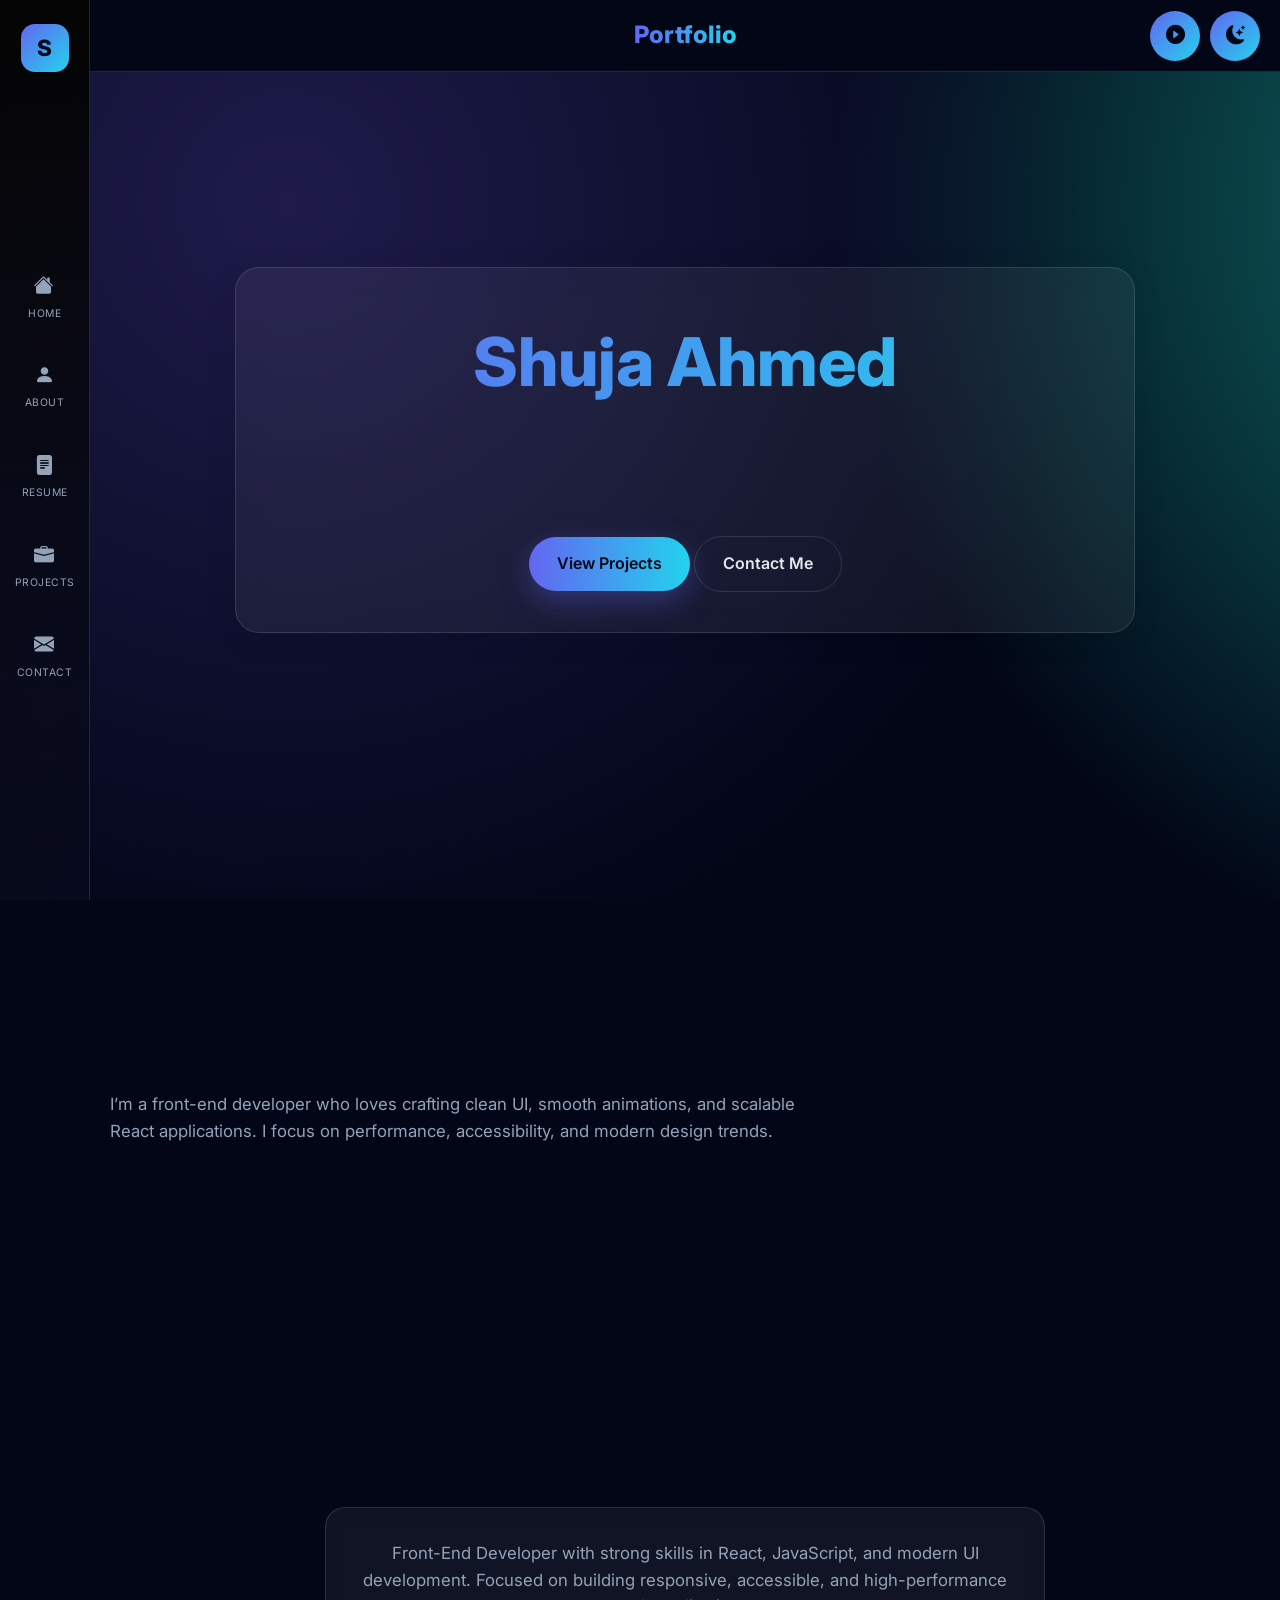
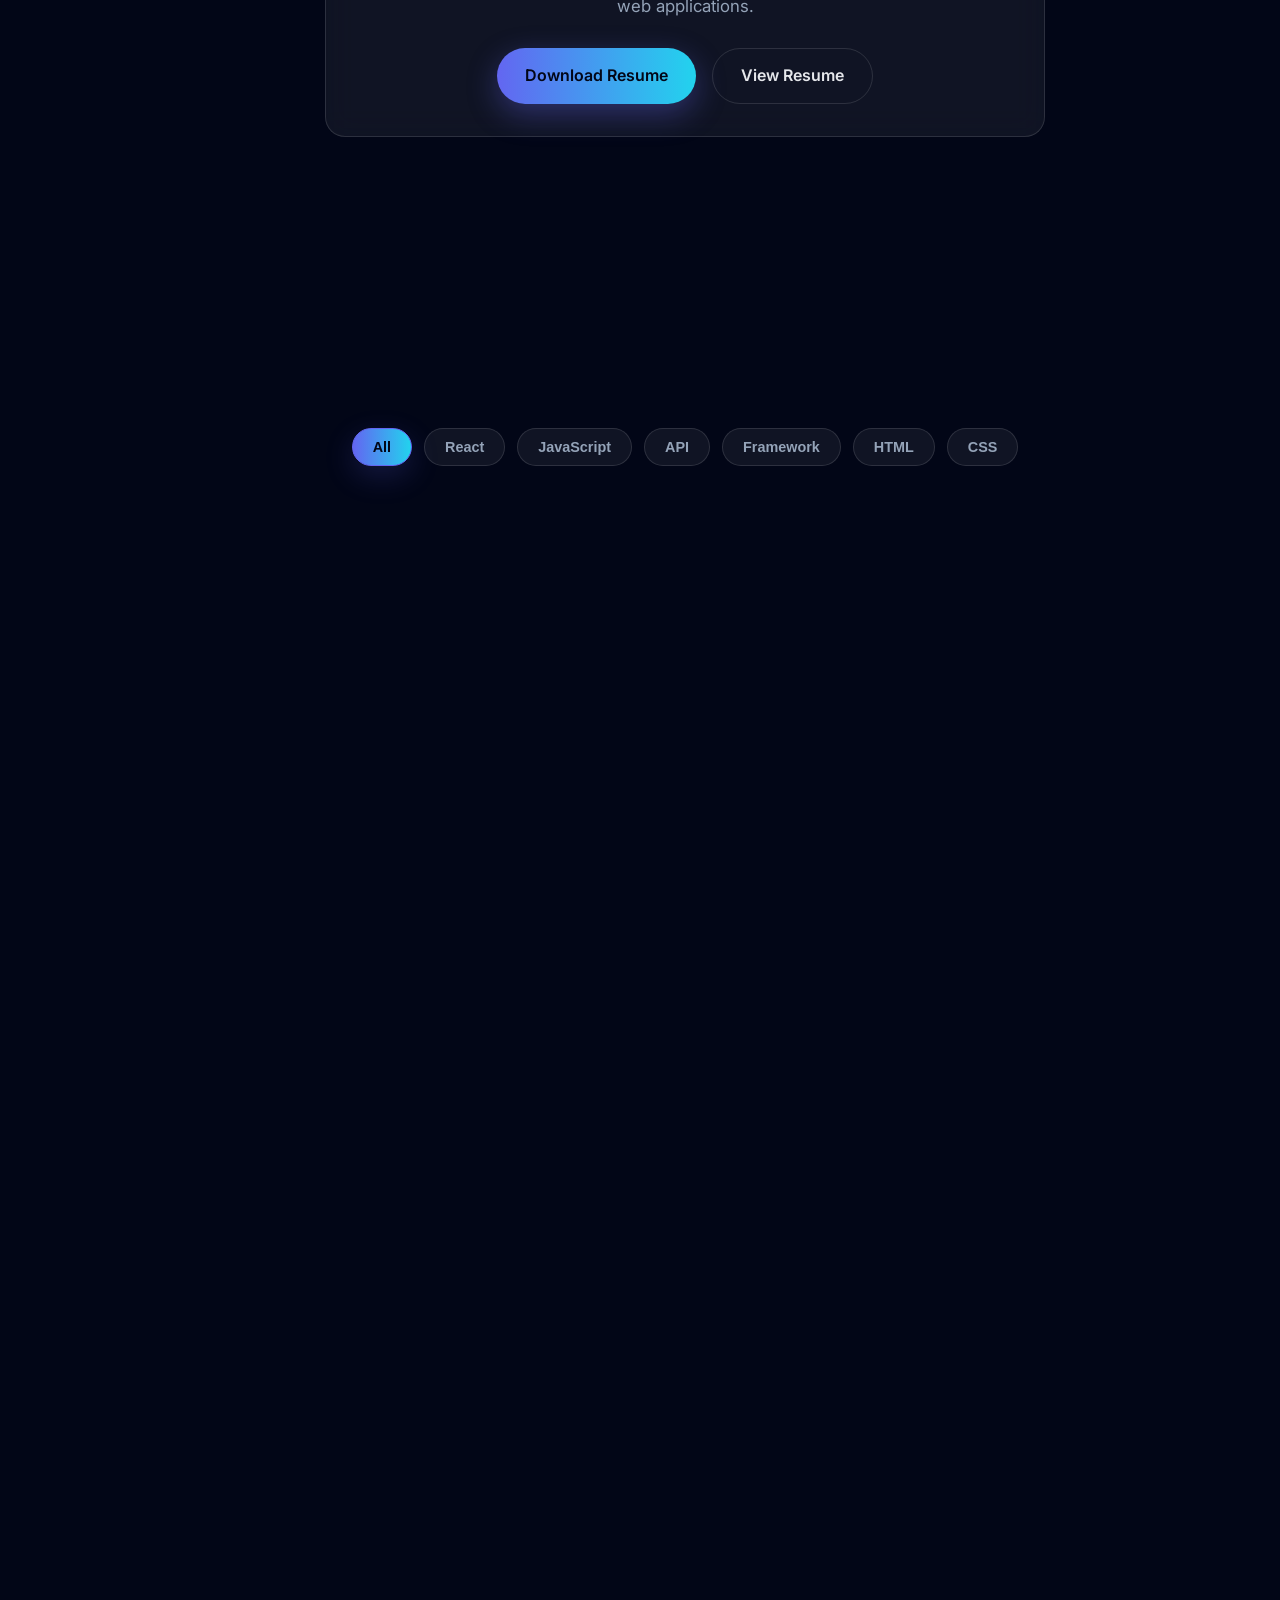
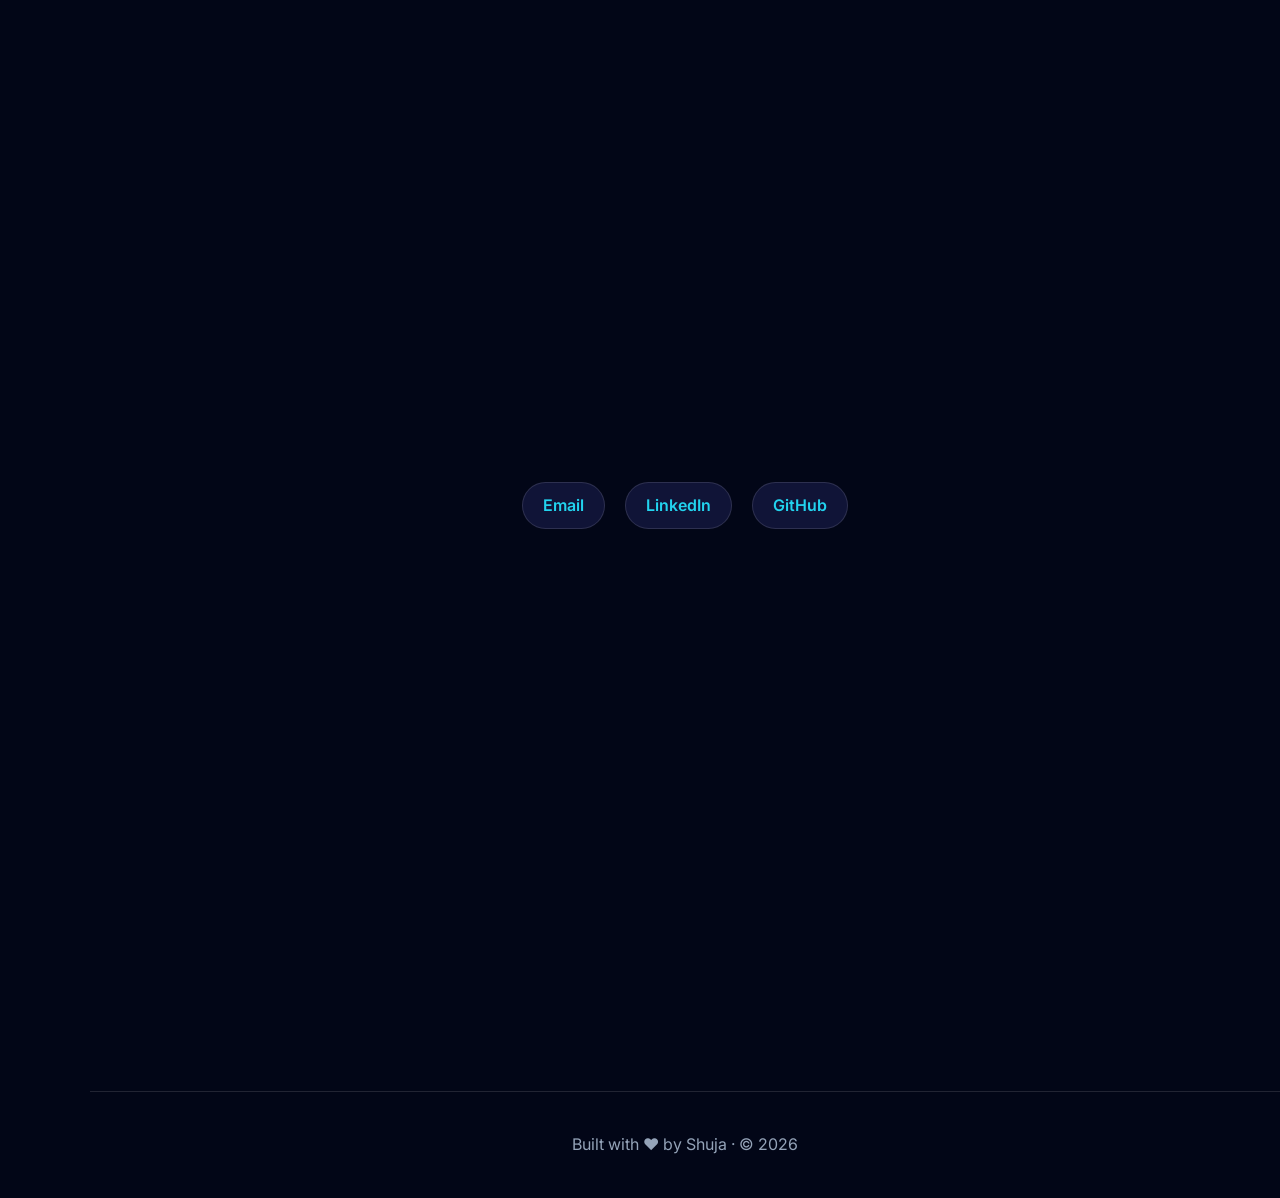
<file: docs/index.html>
<!DOCTYPE html>
<html lang="en">
<head>
  <meta charset="UTF-8" />
  <meta name="viewport" content="width=device-width, initial-scale=1.0" />
  <title>Shuja | Front-End Developer</title>
  <link rel="stylesheet" href="styles.css">
    <script src="script.js" defer></script>
  <link href="https://fonts.googleapis.com/css2?family=Inter:wght@300;400;600;700;800&display=swap" rel="stylesheet">
  <link rel="stylesheet" href="https://cdn.jsdelivr.net/npm/bootstrap-icons@1.11.3/font/bootstrap-icons.css">
</head>
<body id="home">

  <!-- MAIN HEADER -->
  <header class="main-header">
    <span class="logo">Portfolio</span>
    <!-- DARK MODE TOGGLE -->
    <button id="reduceMotionToggle" class="reduce-motion-toggle" aria-label="Toggle Animations" data-tooltip="Toggle Animations">
      <i class="bi bi-play-circle-fill"></i>
    </button>
    <button id="darkModeToggle" class="dark-mode-toggle" aria-label="Toggle Dark Mode" data-tooltip="Toggle Dark Mode">
      <i class="bi bi-moon-stars-fill"></i>
    </button>
  </header>

  <!-- SCROLL TO TOP BUTTON -->
  <button id="scrollToTop" class="scroll-to-top" title="Scroll to Top">
    <i class="bi bi-arrow-up"></i>
  </button>

  <!-- MOBILE HAMBURGER MENU -->
  <button id="mobileMenuToggle" class="mobile-menu-toggle" title="Toggle Menu">
    <i class="bi bi-list"></i>
  </button>

  <!-- MAIN -->
  <section class="hero">
    <div>
      <h1>Shuja Ahmed</h1>
      <p>Front-End Developer · React</p>
      <p>I design and build modern, fast, and user-focused web experiences.</p>
      <div class="hero-buttons">
        <a href="#projects" class="btn">View Projects</a>
        <a href="#contact" class="btn secondary">Contact Me</a>
      </div>
    </div>
  </section>
  

<nav class="sidebar">
  <div class="sidebar-brand">
    <span>S</span>
  </div>

  <ul class="sidebar-links">
    <li><a href="#home" class="active"><i class="bi bi-house-fill"></i><span>Home</span></a></li>
    <li><a href="#about"><i class="bi bi-person-fill"></i><span>About</span></a></li>
    <li><a href="#resume"><i class="bi bi-file-text-fill"></i><span>Resume</span></a></li>
    <li><a href="#projects"><i class="bi bi-briefcase-fill"></i><span>Projects</span></a></li>
    <li><a href="#contact"><i class="bi bi-envelope-fill"></i><span>Contact</span></a></li>
  </ul>

</nav>

  <!-- ABOUT -->
  <section id="about">
    <h2>About</h2>
    <p>I’m a front-end developer who loves crafting clean UI, smooth animations, and scalable React applications. I focus on performance, accessibility, and modern design trends.</p>
    <div class="tech-stack">
      <span class="badge">HTML</span>
      <span class="badge">CSS</span>
      <span class="badge">JavaScript</span>
      <span class="badge">React</span>
      <span class="badge">Git</span>
      <span class="badge">GitHub</span>
    </div>
  </section>

  <!-- RESUME -->
<section id="resume">
  <h2>Resume</h2>
  <div class="resume-card glass">
    <p>
      Front-End Developer with strong skills in React, JavaScript, and modern UI development.
      Focused on building responsive, accessible, and high-performance web applications.
    </p>

    <div class="resume-actions">
      <a href="resume.htm" class="btn" download>Download Resume</a>
      <a href="resume.htm" class="btn secondary" target="_blank">View Resume</a>
    </div>
  </div>
</section>


  <!-- PROJECTS -->
  <section id="projects">
    <h2>Selected Projects</h2>
    
    <!-- PROJECT FILTER -->
    <div class="project-filters">
      <button class="filter-btn active" data-filter="all">All</button>
      <button class="filter-btn" data-filter="React">React</button>
      <button class="filter-btn" data-filter="JavaScript">JavaScript</button>
      <button class="filter-btn" data-filter="API">API</button>
      <button class="filter-btn" data-filter="Framework">Framework</button>
      <button class="filter-btn" data-filter="HTML">HTML</button>
      <button class="filter-btn" data-filter="CSS">CSS</button>
    </div>

    <div class="projects-grid">
      <!-- PORTFOLIO -->
      <div class="project-card glass" data-tech="HTML CSS JavaScript Framework API" data-id="portfolio">
        <img src="images/project1.png" alt="Project1"><!-- Project screenshot 700x420 150% -->
        <div class="project-content">
          <h3>Portfolio Website</h3>
          <p>High-performance personal portfolio with modern UI.</p>
          <p><strong>Tech:</strong> HTML, CSS, Javascript, Framework, Bootstrap, API</p>
          <div class="project-links">
            <a href="https://code-fanatic.github.io/shuja/" target="_blank">Live</a>
            <a href="https://github.com/code-fanatic/shuja" target="_blank">GitHub</a>
          </div>
        </div>
      </div>
      <!-- TODO APP -->
      <div class="project-card glass" data-tech="JavaScript HTML CSS" data-id="todo">
        <img src="images/project2.png" alt="Project2">
        <div class="project-content">
          <h3>Todo App</h3>
          <p>Minimal task manager with local storage.</p>
          <p><strong>Tech:</strong> JavaScript</p>
          <div class="project-links">
            <a href="https://code-fanatic.github.io/todo-material-3/" target="_blank">Live</a>
            <a href="https://github.com/code-fanatic/todo-material-3" target="_blank">GitHub</a>
          </div>
        </div>
      </div>
      <!-- CALCULATOR -->
      <div class="project-card glass" data-tech="JavaScript HTML CSS" data-id="calculator">
        <img src="images/project3.png" alt="Project3">
        <div class="project-content">
          <h3>Calculator</h3>
          <p>Web Calculator based on iOS design.</p>
          <p><strong>Tech:</strong> ,HTML, CSS, JavaScript</p>
          <div class="project-links">
            <a href="https://code-fanatic.github.io/Calculator/" target="_blank">Live</a>
            <a href="https://github.com/code-fanatic/calculator" target="_blank">GitHub</a>
          </div>
        </div>
      </div>
      <!-- WEATHER APP -->
      <div class="project-card glass" data-tech="API JavaScript HTML CSS" data-id="weather">
        <img src="images/project4-600x400.jpg" alt="Project3">
        <div class="project-content">
          <h3>Weather App</h3>
          <p>Real-time weather using external APIs.</p>
          <p><strong>Tech:</strong> API, JavaScript</p>
          <div class="project-links">
            <a href="#">Live</a>
            <a href="#">GitHub</a>
          </div>
        </div>
      </div>

    </div>
  </section>

  <!-- SKILLS -->
  <section>
    <h2>Skills</h2>
    <div class="skills-grid">
      <div class="skill-box glass">
        <h3>Frontend</h3>
        <p>HTML, CSS, JavaScript, React, Node.js, json</p>
      </div>
      <div class="skill-box glass">
        <h3>Tools</h3>
        <p>Visual Studio Code, Git, GitHub, Android Studio</p>
      </div>
      <div class="skill-box glass">
        <h3>Other</h3>
        <p>APIs, Figma (basic)</p>
      </div>
    </div>
  </section>

  <!-- CONTACT -->
  <section id="contact">
    <h2>Contact</h2>
    <div class="social-links">
		<a href="mailto:shujabutt4@gmail.com" target="_blank">Email</a>
		<a href="https://www.linkedin.com/in/shuja-ahmed4" target="_blank">LinkedIn</a>
		<a href="https://github.com/code-fanatic" target="_blank">GitHub</a>
	</div>
    <form class="glass" action="https://formspree.io/f/mykdekjy" method="POST" id="contactForm">
      <input type="text" name="name" placeholder="Your Name" required>
      <input type="email" name="email" placeholder="Your Email" required>
      <textarea name="message" rows="4" placeholder="Your Message" required></textarea>
      <button class="btn" type="submit">Send Message</button>
      <p id="formMessage" class="form-message"></p>
    </form>
  </section>

  <!-- PROJECT MODAL -->
  <div id="projectModal" class="modal">
    <button class="modal-close"><i class="bi bi-x-lg"></i></button>
    <div class="modal-content">
      <div id="modalBody" class="modal-body"></div>
    </div>
  </div>

  <footer>
    Built with ❤️ by Shuja · © 2026
  </footer>
</body>
</html>
</file>
<file: docs/styles.css>
:root {
  --primary: #6366f1;
  --secondary: #22d3ee;
  --bg: #020617;
  --glass: rgba(255,255,255,0.06);
  --border: rgba(255,255,255,0.12);
  --text: #e5e7eb;
  --muted: #94a3b8;
  --blob-1: #1e1b4b;
  --blob-2: #0f766e;
}

/* LIGHT MODE */
html[data-theme="light"] {
  --primary: #4f46e5;
  --secondary: #0891b2;
  --bg: #f8fafc;
  --glass: rgba(99,102,241,0.04);
  --border: rgba(15,23,42,0.1);
  --text: #1e293b;
  --muted: #64748b;
  --blob-1: rgba(79, 70, 229, 0.35);
  --blob-2: rgba(8, 145, 178, 0.35);
}

html[data-theme="light"] .sidebar {
  background: linear-gradient(180deg, #f1f5f9, #e0e7ff);
  border-right-color: var(--border);
}

html[data-theme="light"] .btn:not(.secondary) {
  color: #ffffff;
}

html[data-theme="light"] .glass {
  background: rgba(255,255,255,0.7);
  backdrop-filter: blur(10px);
  border: 1px solid rgba(99,102,241,0.1);
}

html[data-theme="light"] .project-card:hover {
  box-shadow: 0 20px 45px rgba(0,0,0,0.08);
}

html[data-theme="light"] input,
html[data-theme="light"] textarea {
  background: rgba(255,255,255,0.6);
  border: 1px solid rgba(15,23,42,0.1);
}

html[data-theme="light"] .sidebar-links a:hover,
html[data-theme="light"] .sidebar-links a.active,
html[data-theme="light"] .sidebar-links a.active i {
  color: #ffffff;
}

html[data-theme="light"] .hero > div {
  background: rgba(255, 255, 255, 0.85);
  box-shadow: 0 10px 40px rgba(30, 27, 75, 0.1);
  border-color: rgba(79, 70, 229, 0.2);
}

html[data-theme="light"] .social-links a {
  background: #ffffff;
  color: var(--primary);
  border-color: var(--border);
  box-shadow: 0 2px 10px rgba(0,0,0,0.05);
}

html[data-theme="light"] .social-links a:hover {
  background: rgba(79, 70, 229, 0.1);
  color: var(--primary);
  border-color: var(--primary);
}

html[data-theme="light"] .filter-btn {
  color: var(--text);
  background: rgba(255,255,255,0.6);
}

html[data-theme="light"] .filter-btn.active {
  background: rgba(79, 70, 229, 0.1);
  color: var(--primary);
  border-color: var(--primary);
  box-shadow: none;
}

html { 
  scroll-behavior: smooth;
}
* { margin: 0; padding: 0; box-sizing: border-box; -webkit-tap-highlight-color: transparent; }

/* ============ CUSTOM SCROLLBAR ============ */
::-webkit-scrollbar { width: 12px; }
::-webkit-scrollbar-track { background: transparent; margin-block: 6px; }
::-webkit-scrollbar-thumb {
  background-color: var(--muted);
  border-radius: 10px;
  border: 3px solid transparent;
  background-clip: content-box;
}
::-webkit-scrollbar-thumb:hover { background-color: var(--primary); }

/* ============ SCROLL TO TOP BUTTON ============ */
.scroll-to-top {
  position: fixed;
  bottom: 30px;
  right: 30px;
  width: 50px;
  height: 50px;
  background: linear-gradient(135deg, var(--primary), var(--secondary));
  border: none;
  border-radius: 50%;
  color: #020617;
  font-size: 1.2rem;
  cursor: pointer;
  display: flex;
  align-items: center;
  justify-content: center;
  opacity: 0;
  visibility: hidden;
  transform: translateY(20px);
  transition: all 0.3s ease;
  z-index: 999;
}

.scroll-to-top.show {
  opacity: 1;
  visibility: visible;
  transform: translateY(0);
}

.scroll-to-top:hover {
  transform: translateY(-5px);
  box-shadow: 0 10px 30px rgba(99,102,241,0.3);
}

/* ============ DARK MODE TOGGLE ============ */
.dark-mode-toggle,
.reduce-motion-toggle {
  position: absolute;
  top: 11px;
  right: 20px;
  width: 50px;
  height: 50px;
  background: linear-gradient(135deg, var(--primary), var(--secondary));
  border: none;
  border-radius: 50%;
  color: #020617;
  font-size: 1.2rem;
  cursor: pointer;
  display: flex;
  align-items: center;
  justify-content: center;
  transition: all 0.3s ease;
  z-index: 1001;
}

.reduce-motion-toggle {
  right: 80px;
}

.dark-mode-toggle:hover,
.reduce-motion-toggle:hover {
  background: var(--primary);
  transform: scale(1.1);
  box-shadow: 0 0 20px rgba(99,102,241,0.6);
}

.dark-mode-toggle i,
.reduce-motion-toggle i {
  transition: transform 0.3s ease;
}

.dark-mode-toggle:hover i,
.reduce-motion-toggle:hover i {
  transform: rotate(15deg);
}

html[data-theme="light"] .dark-mode-toggle,
html[data-theme="light"] .reduce-motion-toggle,
html[data-theme="light"] .mobile-menu-toggle,
html[data-theme="light"] .scroll-to-top {
  color: #ffffff;
}

/* ============ TOOLTIPS ============ */
[data-tooltip]::after {
  content: attr(data-tooltip);
  position: absolute;
  top: 115%;
  left: 50%;
  transform: translateX(-50%);
  background: rgba(15, 23, 42, 0.9);
  color: #fff;
  padding: 6px 12px;
  border-radius: 8px;
  font-size: 0.75rem;
  font-weight: 500;
  white-space: nowrap;
  opacity: 0;
  visibility: hidden;
  transition: all 0.2s ease;
  pointer-events: none;
  z-index: 1100;
  box-shadow: 0 4px 6px -1px rgba(0, 0, 0, 0.1);
  border: 1px solid rgba(255,255,255,0.1);
}

[data-tooltip]:hover::after {
  opacity: 1;
  visibility: visible;
  top: 125%;
}

.dark-mode-toggle[data-tooltip]::after {
  left: auto;
  right: 0;
  transform: none;
}

/* ============ MOBILE MENU TOGGLE ============ */
.mobile-menu-toggle {
  position: fixed;
  top: 20px;
  left: 20px;
  width: 50px;
  height: 50px;
  background: linear-gradient(135deg, var(--primary), var(--secondary));
  border: none;
  border-radius: 50%;
  color: #020617;
  font-size: 1.3rem;
  cursor: pointer;
  display: none;
  align-items: center;
  justify-content: center;
  transition: all 0.3s ease;
  z-index: 9991;
}

.mobile-menu-toggle:hover {
  background: var(--primary);
  transform: scale(1.1);
  box-shadow: 0 0 20px rgba(99,102,241,0.6);
}

/* ============ SIDEBAR MOBILE OPEN STATE ============ */
.sidebar.open {
  left: 0;
}

/* SIDEBAR NAVIGATION */
.sidebar {
  position: fixed;
  top: 0;
  left: 0;
  width: 90px;
  height: 100vh;
  background: linear-gradient(180deg,#050505, rgba(10,12,30,0.6));
  backdrop-filter: blur(18px);
  border-right: 1px solid var(--border);
  display: flex;
  flex-direction: column;
  align-items: center;
  justify-content: space-between;
  padding: 24px 0;
  z-index: 1000;
  transition: all 0.25s ease;
  overflow: auto;
}

/* Brand / Logo */
.sidebar-brand {
  width: 48px;
  height: 48px;
  border-radius: 14px;
  background: linear-gradient(135deg, var(--primary), var(--secondary));
  display: flex;
  align-items: center;
  justify-content: center;
  font-weight: 800;
  font-size: 1.4rem;
  color: #020617;
}

/* Links */
.sidebar-links {
  list-style: none;
  display: flex;
  flex-direction: column;
  gap: 18px;
  flex: 1;
  justify-content: center;
}

.sidebar-links a {
  display: flex;
  flex-direction: column;
  align-items: center;
  justify-content: center;
  width: 70px;
  padding: 8px 4px;
  margin: 0.2rem auto;
  border-radius: 10px;
  text-align: center;
  font-size: 0.65rem;
  letter-spacing: 0.5px;
  text-transform: uppercase;
  color: var(--muted);
  background: transparent;
  transition: all 0.25s ease;
  min-height: 55px;
  gap: 6px;
  word-break: break-word;
}

.sidebar-links i {
  font-size: 1.25rem;
  transition: all 0.25s ease;
}

.sidebar-links span {
  display: block;
  font-size: 0.65rem;
  line-height: 1.1;
}

.sidebar-links a:hover,
.sidebar-links a.active {
  background: linear-gradient(90deg, var(--primary), var(--secondary));
  color: #020617;
  box-shadow: 0 8px 20px rgba(99,102,241,0.12);
}

.sidebar-links a.active i {
  color: #020617;
}

.sidebar-links a:hover {
  transform: scale(1.08);
}

.sidebar-links a:hover i {
  transform: scale(1.2) rotate(10deg);
}

.sidebar-links a:active {
  transform: scale(0.95);
  transition: transform 0.1s;
}

.sidebar-links a:active i {
  transform: scale(1.2) rotate(-10deg);
  transition: transform 0.1s;
}

/* Footer */
body {
  padding-left: 90px;
}

/* Hide sidebar on small screens */
@media (max-width: 900px) {
  .sidebar {
    display: flex;
    top: 0;
    left: 0;
    right: 0;
    width: 100%;
    height: 72px;
    flex-direction: row;
    align-items: center;
    justify-content: space-between;
    padding: 10px 16px;
    border-right: none;
    border-bottom: 1px solid var(--border);
    z-index: 1000;
    overflow: hidden;
  }

  body {
    padding-left: 0;
    padding-top: 72px;
  }

  .sidebar-links {
    flex-direction: row;
    gap: 12px;
    align-items: center;
    justify-content: center;
    margin-left: 8px;
  }

  .sidebar-links a {
    width: auto;
    padding: 8px 12px;
    border-radius: 12px;
    font-size: 0.85rem;
    flex-direction: row;
    gap: 8px;
  }

  .sidebar-links i {
    font-size: 1rem;
  }

  .sidebar-brand {
    margin-right: 8px;
  }
}

body {
  font-family: 'Inter', sans-serif;
  background: radial-gradient(circle at 15% 15%, var(--blob-1), transparent 40%),
              radial-gradient(circle at 85% 15%, var(--blob-2), transparent 40%),
              var(--bg);
  background-size: 150% 150%;
  background-attachment: fixed;
  animation: bgAnimate 15s ease infinite alternate;
  color: var(--text);
  line-height: 1.6;

  min-width: 340px;}

@keyframes bgAnimate {
  0% { background-position: 0% 0%; }
  100% { background-position: 100% 100%; }
}

/* ============ REDUCE MOTION UTILITY ============ */
body.no-animations *,
body.no-animations *::before,
body.no-animations *::after {
  animation: none !important;
  transition: none !important;
  scroll-behavior: auto !important;
}

  /* Keep overflow available without overriding themed sidebar above */
  .sidebar { overflow: auto; }

section {
  padding: 100px 20px;
  max-width: 1200px;
  margin: auto;}

h1, h2, h3 { font-weight: 800;}
h2 { font-size: 2.4rem; margin-bottom: 30px;}
p { color: var(--muted);}

a { text-decoration: none; color: inherit;}

.hero {
  min-height: 100vh;
  display: flex;
  align-items: center;
  justify-content: center;
  text-align: center;}

.hero > div {
  padding: 40px;
  background: var(--glass);
  border: 1px solid var(--border);
  backdrop-filter: blur(14px);
  border-radius: 24px;
  box-shadow: 0 4px 30px rgba(0, 0, 0, 0.1);
  max-width: 900px;
  width: 90%;
}

.hero h1 {
  font-size: clamp(2.8rem, 6vw, 4.2rem);
  background: linear-gradient(90deg, var(--primary), var(--secondary));
  -webkit-background-clip: text;
  background-clip: text;
  -webkit-text-fill-color: transparent;}

.hero p { font-size: 1.1rem; margin-top: 12px;}

.hero-buttons { margin-top: 40px;}

.btn {
  display: inline-flex;
  align-items: center;
  justify-content: center;
  gap: 8px;
  padding: 14px 28px;
  border-radius: 999px;
  font-weight: 600;
  background: linear-gradient(90deg, var(--primary), var(--secondary));
  color: #020617;
  transition: transform 0.3s, box-shadow 0.3s;
  box-shadow: 0 10px 30px rgba(99,102,241,0.35);
  border: none;
  cursor: pointer;
  text-align: center;
}

.btn.secondary {
  background: transparent;
  color: var(--text);
  border: 1px solid var(--border);
  box-shadow: none;
}

.btn:hover {
  transform: translateY(-4px);
  box-shadow: 0 20px 50px rgba(99,102,241,0.5);
}

#contact .btn {
  padding: 15px 40px;
  font-size: 1rem;
  width: 100%;
  max-width: 300px;
  margin: 12px auto 0;
  box-shadow: 0 12px 35px rgba(99,102,241,0.4);
  letter-spacing: 0.5px;
}

#contact .btn:hover {
  box-shadow: 0 20px 50px rgba(99,102,241,0.55);
}

.glass {
  background: var(--glass);
  border: 1px solid var(--border);
  backdrop-filter: blur(14px);
  border-radius: 20px;}

/* ABOUT */
#about p { max-width: 720px; font-size: 1.05rem;}

.tech-stack {
  display: flex;
  flex-wrap: wrap;
  gap: 12px;
  margin-top: 25px;}

.badge {
  padding: 10px 16px;
  border-radius: 999px;
  background: rgba(99,102,241,0.15);
  border: 1px solid rgba(99,102,241,0.35);
  font-size: 0.9rem;}

/* PROJECTS */
.projects-grid {
  display: grid;
  grid-template-columns: repeat(auto-fit, minmax(300px, 1fr));
  gap: 30px;}
.project-card {
  overflow: hidden;
  transition: opacity 0.6s ease-out, transform 0.6s ease-out, box-shadow 0.4s;
  opacity: 0;
  transform: translateY(30px);
  max-width: 380px;
  margin: 0 auto;
  width: 100%;
}
.project-card.show {
  opacity: 1;
  transform: translateY(0);
}
.project-card:hover {
  transform: translateY(-8px) scale(1.02);
  box-shadow: 0 25px 60px rgba(0,0,0,0.45);}
.project-card img {
  width: 100%;
  object-fit: cover;}
.project-content { padding: 24px;}
.project-content h3 { margin-bottom: 10px;}
.project-links a {
  margin-right: 14px;
  font-size: 0.9rem;
  color: var(--secondary);}

/* PROJECT FILTERS */
.project-filters {
  display: flex;
  gap: 12px;
  margin-bottom: 30px;
  flex-wrap: wrap;
  justify-content: center;
}

.filter-btn {
  padding: 10px 20px;
  border-radius: 999px;
  border: 1px solid var(--border);
  background: var(--glass);
  color: var(--muted);
  cursor: pointer;
  font-weight: 600;
  transition: all 0.3s ease;
  font-size: 0.9rem;
}

.filter-btn:hover {
  border-color: var(--primary);
  color: var(--text);
}

.filter-btn.active {
  background: linear-gradient(90deg, var(--primary), var(--secondary));
  color: #020617;
  border-color: var(--primary);
  box-shadow: 0 10px 30px rgba(99,102,241,0.2);
}

  /* RESUME SECTION */
#resume {
  text-align: center;
}

.resume-card {
  max-width: 720px;
  margin: 30px auto 0;
  padding: 32px;
}

.resume-card p {
  margin-bottom: 28px;
  color: var(--muted);
  font-size: 1.05rem;
}

.resume-actions {
  display: flex;
  gap: 16px;
  justify-content: center;
  flex-wrap: wrap;
}

/* SKILLS */
.skills-grid {
  display: grid;
  grid-template-columns: repeat(auto-fit, minmax(240px, 1fr));
  gap: 25px;}
.skill-box { padding: 28px;}

/* CONTACT */
.social-links {
  display: flex;
  gap: 20px;
  margin-bottom: 30px;
  justify-content: center;
  flex-wrap: wrap;
}

.social-links a {
  padding: 10px 20px;
  border-radius: 999px;
  background: rgba(99,102,241,0.15);
  border: 1px solid var(--border);
  color: var(--secondary);
  font-weight: 600;
  transition: all 0.3s;
}

.social-links a:hover {
  background: rgba(99,102,241,0.25);
  transform: translateY(-2px);
}

#contact form {
  max-width: 520px;
  padding: 28px;
  display: grid;
  gap: 18px;
  margin: auto;
}

input, textarea {
  padding: 14px;
  border-radius: 14px;
  background: rgba(255,255,255,0.04);
  border: 1px solid var(--border);
  color: var(--text);
  resize: vertical;
 max-height: 260px;
 min-height: 60px;}

.form-message {
  text-align: center;
  font-weight: 600;
  min-height: 24px;
  margin-top: 8px;
}


/* FOOTER */
footer {
  text-align: center;
  padding: 40px 20px;
  color: var(--muted);
  border-top: 1px solid var(--border);}

/* ============ FADE-IN ANIMATION ============ */

/* ============ PROJECT MODAL ============ */
.modal {
  position: fixed;
  top: 0; left: 0; width: 100%; height: 100%;
  background: rgba(0,0,0,0.85);
  backdrop-filter: blur(8px);
  z-index: 2000;
  display: flex;
  align-items: center;
  justify-content: center;
  opacity: 0;
  pointer-events: none;
  transition: opacity 0.3s ease;
  padding: 20px;
}

.modal.open {
  opacity: 1;
  pointer-events: all;
}

.modal-content {
  background: var(--bg);
  border: 1px solid var(--border);
  width: 100%;
  max-width: 600px;
  max-height: 85vh;
  overflow-y: auto;
  border-radius: 24px;
  padding: 30px;
  position: relative;
  transform: translateY(30px);
  transition: transform 0.3s ease;
  box-shadow: 0 25px 50px -12px rgba(0, 0, 0, 0.5);
}

/* Custom Animated Scrollbar for Modal */
.modal-content::-webkit-scrollbar {
  width: 12px;
}
.modal-content::-webkit-scrollbar-track {
  background: transparent;
  margin-block: 15px;
}
.modal-content::-webkit-scrollbar-thumb {
  background-color: var(--muted);
  border-radius: 10px;
  border: 3px solid transparent;
  background-clip: content-box;
}
.modal-content::-webkit-scrollbar-thumb:hover {
  background-color: var(--primary);
}

.modal.open .modal-content {
  transform: translateY(0);
}

.modal-close {
  position: absolute;
  top: 25px;
  right: 30px;
  background: rgba(255, 255, 255, 0.1);
  backdrop-filter: blur(5px);
  border: 1px solid var(--border);
  width: 50px;
  height: 50px;
  border-radius: 50%;
  color: var(--text);
  font-size: 1.4rem;
  cursor: pointer;
  display: flex;
  align-items: center;
  justify-content: center;
  transition: all 0.4s cubic-bezier(0.68, -0.55, 0.265, 1.55);
  z-index: 2001;
  box-shadow: 0 5px 15px rgba(0,0,0,0.2);
}
.modal-close:hover { 
  background: #ef4444; 
  color: white; 
  transform: rotate(90deg) scale(1.1);
  box-shadow: 0 0 20px rgba(239, 68, 68, 0.5);
  border-color: #ef4444;
}

.modal-body h3 { margin-bottom: 15px; color: var(--primary); }
.modal-body ul { margin-left: 20px; margin-bottom: 15px; list-style-type: disc; }
.modal-body li { margin-bottom: 8px; color: var(--muted); }
.modal-body p { margin-bottom: 15px; }
.modal-body strong { color: var(--text); font-weight: 700; }

h2, .hero p, .hero-buttons, .skill-box, .badge, form {
  opacity: 0;
  transform: translateY(30px);
  transition: opacity 0.6s ease-out, transform 0.6s ease-out;
}

.fade-in {
  opacity: 1;
  transform: translateY(0);
}

/* MAIN HEADER */
.main-header {
  display: flex;
  align-items: center;
  justify-content: center;
  position: fixed;
  top: 0;
  left: 90px;
  width: calc(100% - 90px);
  height: 72px;
  background: var(--bg);
  border-bottom: 1px solid var(--border);
  z-index: 900;
}

.main-header .logo {
  font-size: 1.5rem;
  font-weight: 800;
  background: linear-gradient(90deg, var(--primary), var(--secondary));
  -webkit-background-clip: text;
  background-clip: text;
  -webkit-text-fill-color: transparent;
}

/* MOBILE RESPONSIVENESS */
@media (max-width: 768px) {
  .main-header {
    left: 0;
    width: 100%;
  }

  .mobile-menu-toggle {
    display: flex;
    top: 14px;
    left: 16px;
    width: 44px;
    height: 44px;
    font-size: 1.1rem;
  }

  .sidebar-brand {
    display: none;
  }

  .sidebar {
    width: 260px;
    height: 100vh;
    flex-direction: column;
    align-items: flex-start;
    justify-content: flex-start;
    padding: 80px 20px;
    border-right: 1px solid var(--border);
    border-bottom: none;
    left: -100%;
    position: fixed;
    top: 0;
  }

  .dark-mode-toggle {
    position: absolute;
    right: 16px;
    width: 44px;
    height: 44px;
    font-size: 1rem;
  }
  
  .reduce-motion-toggle {
    right: 70px;
    width: 44px;
    height: 44px;
    font-size: 1rem;
  }

  body {
    padding-left: 0;
  }

  body {
    padding-top: 72px;
  }

  .sidebar-brand {
    width: 40px;
    height: 40px;
    font-size: 1.1rem;
    margin-right: 16px;
  }

  .sidebar-links {
    flex-direction: column;
    gap: 10px;
    align-items: flex-start;
    justify-content: flex-start;
    margin-left: 0;
    width: 100%;
  }

  .sidebar-links a {
    width: 100%;
    padding: 12px 16px;
    border-radius: 12px;
    font-size: 1rem;
    flex-direction: row;
    gap: 12px;
    min-height: 50px;
    justify-content: flex-start;
  }

  .sidebar-links span {
    display: block;
  }

  .sidebar-links i {
    font-size: 1rem;
  }
  section {
    padding: 60px 16px;
  }

  h2 {
    font-size: 1.8rem;
    margin-bottom: 20px;
  }

  /* HERO MOBILE */
  .hero {
    min-height: 80vh;
    padding: 20px;
  }

  .hero > div {
    padding: 24px;
  }

  .hero h1 {
    font-size: clamp(1.8rem, 5vw, 2.8rem);
  }

  .hero p {
    font-size: 0.95rem;
  }

  .hero-buttons {
    margin-top: 30px;
    display: flex;
    flex-direction: column;
    gap: 12px;
  }

  .btn {
    padding: 12px 24px;
    font-size: 0.95rem;
    width: 100%;
    justify-content: center;
    min-height: 44px;
  }

  /* ABOUT MOBILE */
  #about p {
    max-width: 100%;
    font-size: 0.95rem;
  }

  .tech-stack {
    gap: 10px;
  }

  .badge {
    padding: 8px 14px;
    font-size: 0.85rem;
  }

  /* PROJECTS MOBILE */
  .projects-grid {
    grid-template-columns: 1fr;
    gap: 20px;
  }

  .project-card img {
    height: 160px;
  }

  .project-card:hover {
    transform: translateY(-4px);
  }

  .project-content {
    padding: 16px;
  }

  .project-links a {
    margin-right: 12px;
    font-size: 0.85rem;
  }

  /* PROJECTS MOBILE */
  .projects-grid {
    grid-template-columns: 1fr;
    gap: 20px;
  }

  .project-card img {
    height: 160px;
  }

  .project-card:hover {
    transform: translateY(-4px);
  }

  .project-content {
    padding: 16px;
  }

  .project-filters {
    justify-content: center;
    gap: 10px;
  }

  .filter-btn {
    padding: 8px 16px;
    font-size: 0.85rem;
  }

  .scroll-to-top {
    bottom: 80px;
    right: 20px;
    width: 44px;
    height: 44px;
    font-size: 1rem;
  }

  /* SKILLS MOBILE */
  .skills-grid {
    grid-template-columns: 1fr;
    gap: 15px;
  }

  .skill-box {
    padding: 20px;
  }

  .skill-box h3 {
    font-size: 1.1rem;
  }

  /* CONTACT MOBILE */
  #contact form {
    max-width: 100%;
    padding: 20px;
    gap: 14px;
  }

  input, textarea {
    padding: 12px;
    font-size: 16px;
  }

  .social-links {
    display: flex;
    flex-direction: column;
    gap: 10px;
    margin-bottom: 20px;
  }

  .social-links a {
    padding: 10px;
    text-align: center;
    background: rgba(255,255,255,0.04);
    border: 1px solid var(--border);
    border-radius: 999px;
    min-height: 44px;
    display: flex;
    align-items: center;
    justify-content: center;
  }
}

/* EXTRA SMALL DEVICES */
@media (max-width: 480px) {
  section {
    padding: 50px 12px;
  }

  h2 {
    font-size: 1.5rem;
  }

  .hero h1 {
    font-size: 1.6rem;
  }

  .badge {
    padding: 6px 12px;
    font-size: 0.8rem;
  }

  .project-content {
    padding: 12px;
  }

  .project-content h3 {
    font-size: 1rem;
  }

  .project-content p {
    font-size: 0.85rem;
  }

  footer {
    padding: 30px 12px;
    font-size: 0.85rem;
  }
}
</file>
